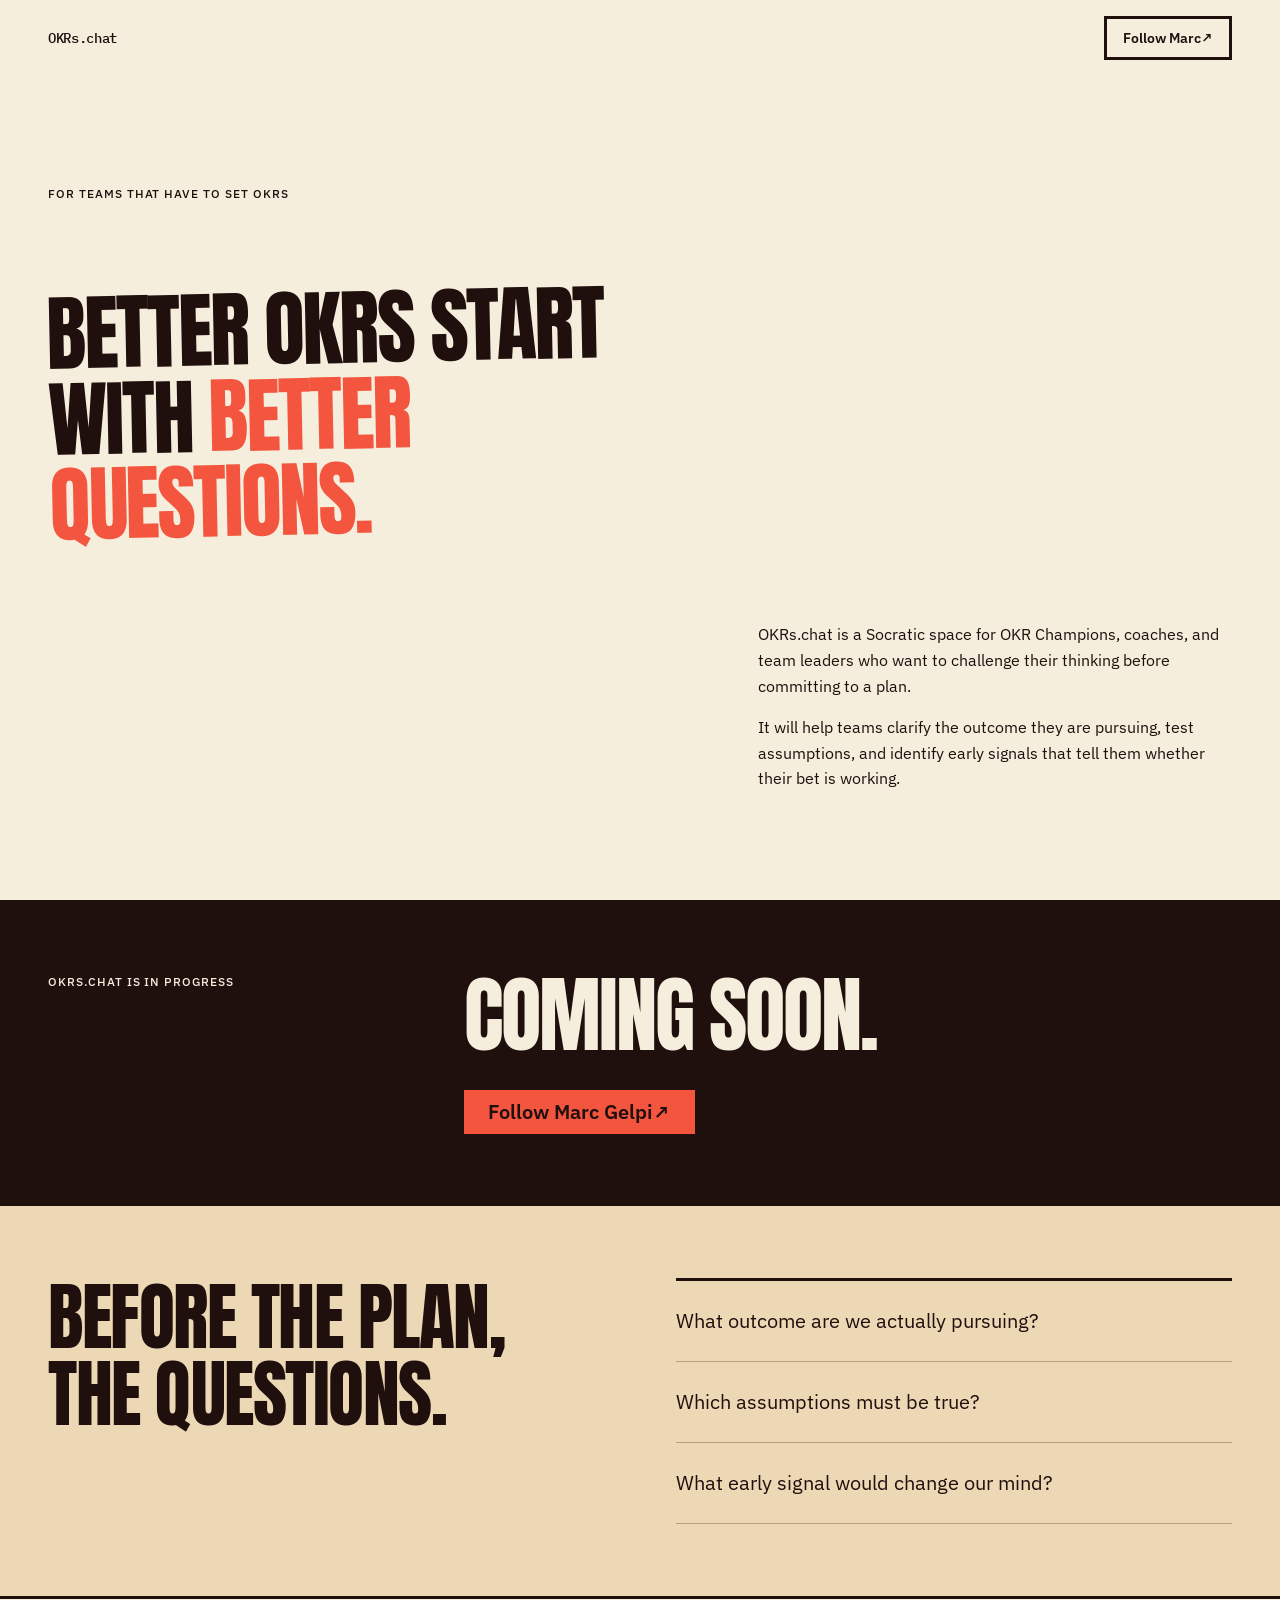
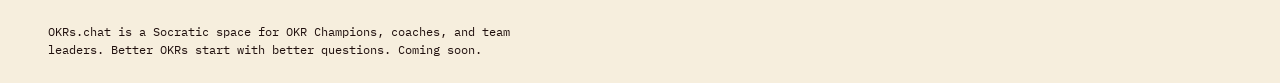
<file: prototype/index.html>
<!doctype html>
<html lang="en">
  <head>
    <meta charset="utf-8">
    <meta name="viewport" content="width=device-width, initial-scale=1, viewport-fit=cover">
    <meta name="description" content="OKRs.chat — better OKRs start with better questions.">
    <title>OKRs.chat — Coming soon</title>
    <link rel="preconnect" href="https://fonts.googleapis.com">
    <link rel="preconnect" href="https://fonts.gstatic.com" crossorigin>
    <link href="https://fonts.googleapis.com/css2?family=Anton&family=IBM+Plex+Mono:wght@400;500&family=IBM+Plex+Sans:wght@400;600&display=swap" rel="stylesheet">
    <link rel="stylesheet" href="styles.css">
  </head>
  <body>
    <header class="nav-edge">
      <a class="wordmark" href="#top" aria-label="OKRs.chat home">OKRs.chat</a>
      <a class="nav-cta" href="https://www.linkedin.com/in/gelpi/" target="_blank" rel="noreferrer">Follow Marc <span aria-hidden="true">↗</span></a>
    </header>

    <main id="top">
      <section class="hero" aria-labelledby="hero-title">
        <p class="hero-kicker">For teams that have to set OKRs</p>
        <h1 id="hero-title" class="hero-display">Better OKRs start with <span>better questions.</span></h1>
        <div class="hero-copy">
          <p>OKRs.chat is a Socratic space for OKR Champions, coaches, and team leaders who want to challenge their thinking before committing to a plan.</p>
          <p>It will help teams clarify the outcome they are pursuing, test assumptions, and identify early signals that tell them whether their bet is working.</p>
        </div>
      </section>

      <section class="coming-soon" aria-labelledby="coming-title">
        <p class="coming-label">OKRs.chat is in progress</p>
        <h2 id="coming-title">Coming soon.</h2>
        <a class="primary-cta" href="https://www.linkedin.com/in/gelpi/" target="_blank" rel="noreferrer">Follow Marc Gelpi <span aria-hidden="true">↗</span></a>
      </section>

      <section class="questions" aria-labelledby="questions-title">
        <h2 id="questions-title">Before the plan, the questions.</h2>
        <ul>
          <li>What outcome are we actually pursuing?</li>
          <li>Which assumptions must be true?</li>
          <li>What early signal would change our mind?</li>
        </ul>
      </section>
    </main>

    <footer class="foot-dense">
      <p>OKRs.chat is a Socratic space for OKR Champions, coaches, and team leaders. Better OKRs start with better questions. Coming soon.</p>
    </footer>
  </body>
</html>
</file>
<file: prototype/styles.css>
/* Hallmark · pre-emit critique: P5 H5 E4 S5 R5 V4 */
/* Hallmark · genre: editorial · tone: brutalist · anchor hue: warm vermilion · macrostructure: Manifesto · theme: Brutal · enrichment: none · nav: N9 Edge-aligned minimal · footer: Ft4 Dense typographic · contrast: pass (40–41) · slop: pass (42–45) · honest: pass (46) · chrome: pass (47) · tokens: pass (48) · responsive: pass (49) · mobile: pass (34, 49–57) */
@import url("../assets/css/tokens.css");

html {
  overflow-x: clip;
  background: var(--color-paper);
}

body {
  min-inline-size: 0;
  margin: 0;
  overflow-x: clip;
  background: var(--color-paper);
  color: var(--color-ink);
  font-family: var(--font-body);
  font-size: var(--text-base);
  line-height: 1.6;
  padding-inline: max(env(safe-area-inset-left), 0px) max(env(safe-area-inset-right), 0px);
}

* {
  box-sizing: border-box;
}

a {
  color: inherit;
}

.nav-edge {
  align-items: center;
  display: flex;
  gap: var(--space-md);
  justify-content: space-between;
  padding: var(--space-md) var(--page-gutter);
}

.wordmark,
.nav-cta,
.primary-cta {
  min-block-size: 2.75rem;
  white-space: nowrap;
}

.wordmark {
  align-items: center;
  display: inline-flex;
  font-family: var(--font-outlier);
  font-size: var(--text-sm);
  font-weight: 500;
  letter-spacing: -0.025em;
  line-height: 1;
  text-decoration: none;
}

.nav-cta {
  align-items: center;
  border: var(--rule-heavy) solid var(--color-ink);
  display: inline-flex;
  font-family: var(--font-body);
  font-size: var(--text-sm);
  font-weight: 600;
  justify-content: center;
  line-height: 1;
  padding-inline: var(--space-md);
  text-decoration: none;
  transition: background-color var(--dur-short) var(--ease-out), color var(--dur-short) var(--ease-out), transform var(--dur-short) var(--ease-out);
}

.hero {
  display: grid;
  min-block-size: calc(100svh - 4.75rem);
  padding: var(--space-3xl) var(--page-gutter) var(--space-4xl);
}

.hero-kicker,
.coming-label {
  align-self: start;
  font-family: var(--font-body);
  font-size: var(--text-xs);
  font-weight: 500;
  letter-spacing: 0.08em;
  margin: 0;
  text-transform: uppercase;
}

.hero-display {
  align-self: center;
  font-family: var(--font-display);
  font-size: var(--text-display);
  font-style: normal;
  font-weight: 400;
  letter-spacing: -0.025em;
  line-height: 1.03;
  margin: var(--space-xl) 0;
  max-inline-size: 16ch;
  min-inline-size: 0;
  overflow-wrap: anywhere;
  text-transform: uppercase;
  transform: rotate(-1.2deg);
}

.hero-display span {
  color: var(--color-accent);
}

.hero-copy {
  align-self: end;
  display: grid;
  gap: var(--space-md);
  max-inline-size: 58ch;
}

.hero-copy p {
  margin: 0;
}

.coming-soon {
  background: var(--color-ink);
  color: var(--color-paper);
  display: grid;
  gap: var(--space-xl);
  padding: var(--space-3xl) var(--page-gutter);
}

.coming-soon h2 {
  font-family: var(--font-display);
  font-size: var(--text-display);
  font-style: normal;
  font-weight: 400;
  letter-spacing: -0.025em;
  line-height: 1.03;
  margin: 0;
  min-inline-size: 0;
  overflow-wrap: anywhere;
  text-transform: uppercase;
}

.primary-cta {
  align-items: center;
  background: var(--color-accent);
  color: var(--color-accent-ink);
  display: inline-flex;
  font-family: var(--font-body);
  font-size: var(--text-md);
  font-weight: 600;
  justify-content: center;
  justify-self: start;
  line-height: 1;
  padding-inline: var(--space-lg);
  text-decoration: none;
  transition: background-color var(--dur-short) var(--ease-out), color var(--dur-short) var(--ease-out), transform var(--dur-short) var(--ease-out);
}

.questions {
  background: var(--color-paper-deep);
  padding: var(--space-3xl) var(--page-gutter);
}

.questions h2 {
  font-family: var(--font-display);
  font-size: var(--text-display-compact);
  font-style: normal;
  font-weight: 400;
  letter-spacing: -0.02em;
  line-height: 1.05;
  margin: 0 0 var(--space-2xl);
  max-inline-size: 14ch;
  min-inline-size: 0;
  overflow-wrap: anywhere;
  text-transform: uppercase;
}

.questions ul {
  border-block-start: var(--rule-heavy) solid var(--color-ink);
  list-style: none;
  margin: 0;
  max-inline-size: 65ch;
  padding: 0;
}

.questions li {
  border-block-end: var(--rule-fine) solid var(--color-rule);
  font-size: var(--text-md);
  padding-block: var(--space-lg);
}

.foot-dense {
  background: var(--color-paper);
  border-block-start: var(--rule-heavy) solid var(--color-ink);
  font-family: var(--font-outlier);
  font-size: var(--text-xs);
  line-height: 1.5;
  padding: var(--space-lg) var(--page-gutter) max(var(--space-lg), env(safe-area-inset-bottom));
}

.foot-dense p {
  margin: 0;
  max-inline-size: 72ch;
}

.nav-cta:hover,
.nav-cta:focus-visible {
  background: var(--color-ink);
  color: var(--color-paper);
}

.primary-cta:hover,
.primary-cta:focus-visible {
  background: var(--color-paper);
  color: var(--color-ink);
}

.nav-cta:active,
.primary-cta:active {
  transform: translateY(0.0625rem);
}

.wordmark:focus-visible,
.nav-cta:focus-visible,
.primary-cta:focus-visible {
  outline: 0.1875rem solid var(--color-focus);
  outline-offset: 0.1875rem;
}

.wordmark[aria-disabled="true"],
.nav-cta[aria-disabled="true"],
.primary-cta[aria-disabled="true"] {
  cursor: not-allowed;
  opacity: 0.55;
  pointer-events: none;
}

@media (min-width: 40rem) {
  .hero {
    grid-template-columns: minmax(0, 3fr) minmax(0, 2fr);
  }

  .hero-kicker,
  .hero-display {
    grid-column: 1 / -1;
  }

  .hero-copy {
    grid-column: 2;
  }

  .coming-soon {
    grid-template-columns: minmax(0, 1fr) minmax(0, 2fr);
  }

  .coming-label {
    grid-column: 1;
    grid-row: 1 / span 2;
  }

  .coming-soon h2,
  .primary-cta {
    grid-column: 2;
  }
}

@media (min-width: 60rem) {
  .hero {
    padding-block: var(--space-4xl);
  }

  .questions {
    display: grid;
    gap: var(--space-3xl);
    grid-template-columns: minmax(0, 1fr) minmax(0, 1fr);
  }

  .questions h2,
  .questions ul {
    margin: 0;
  }
}

@media (pointer: coarse) {
  .nav-cta,
  .primary-cta {
    min-block-size: 3rem;
  }
}

@media (prefers-reduced-motion: reduce) {
  *,
  *::before,
  *::after {
    scroll-behavior: auto;
    transition-duration: 0ms;
  }
}
</file>
